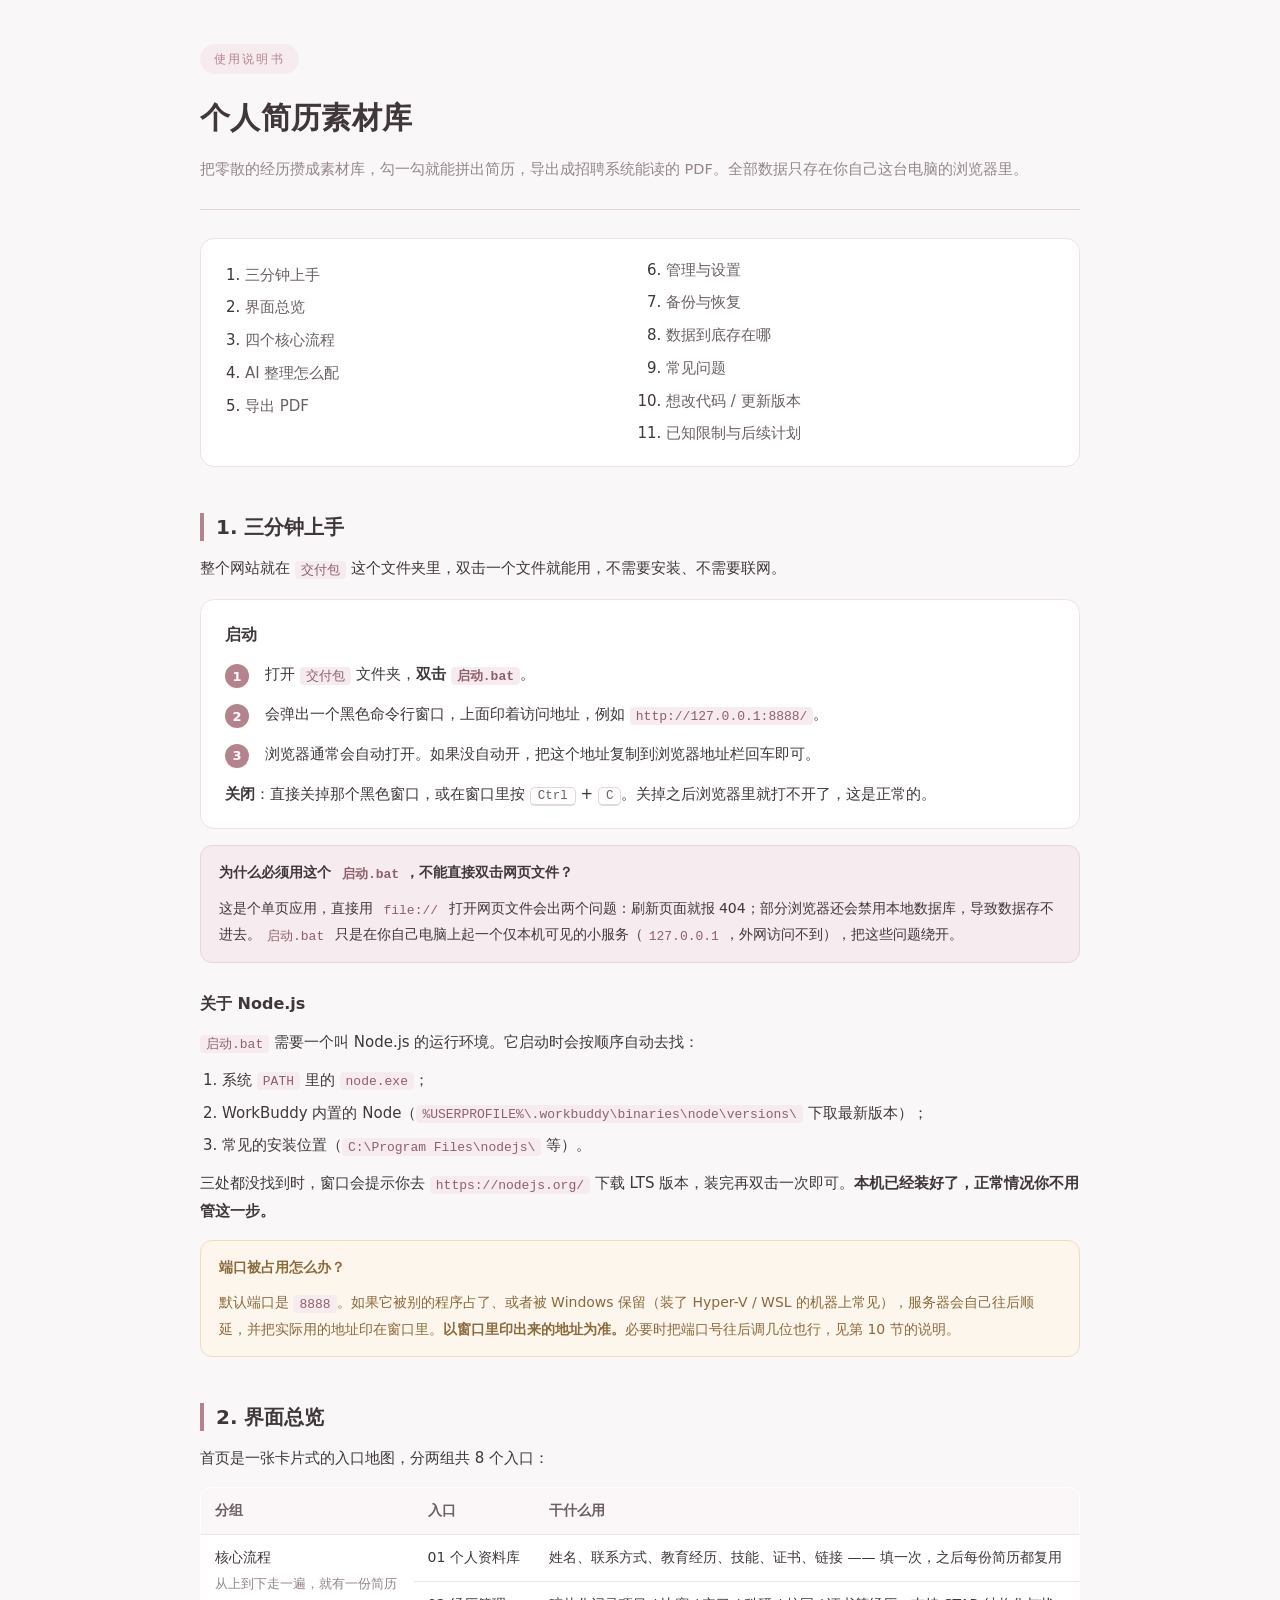
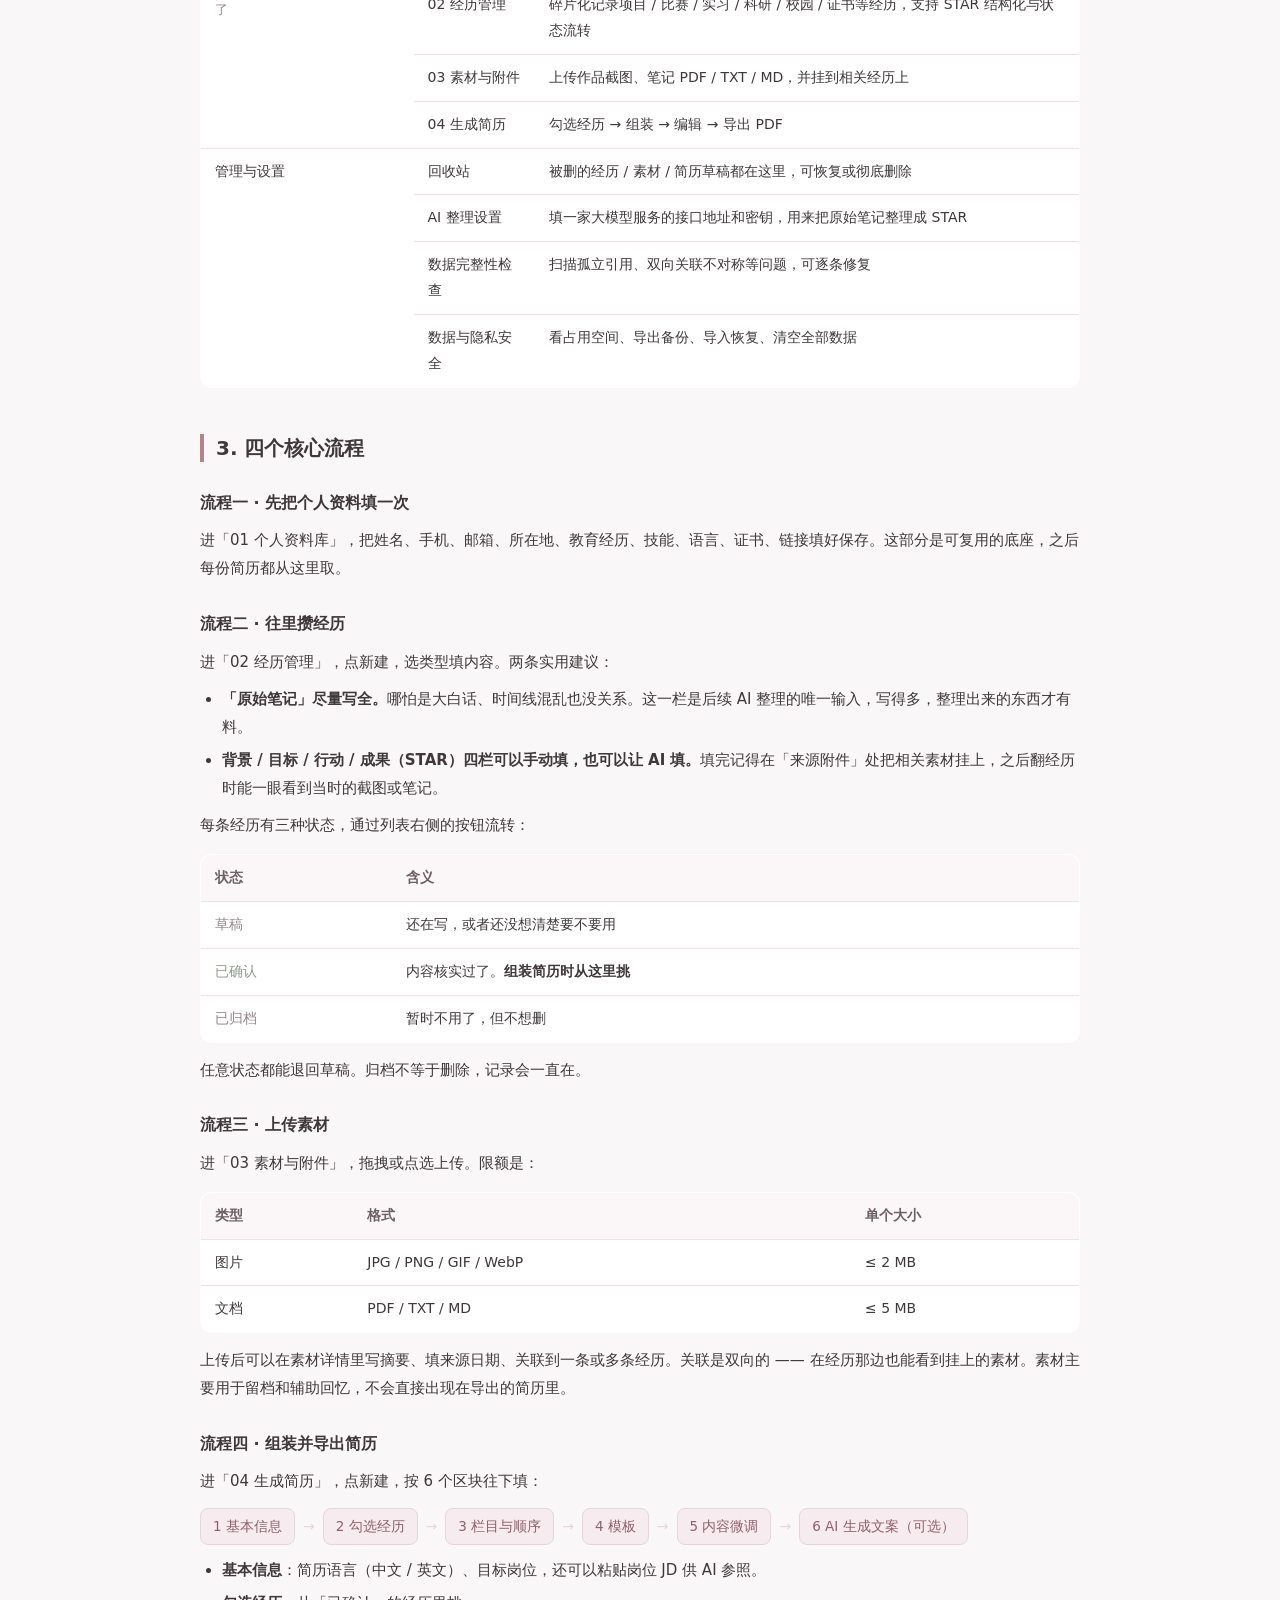
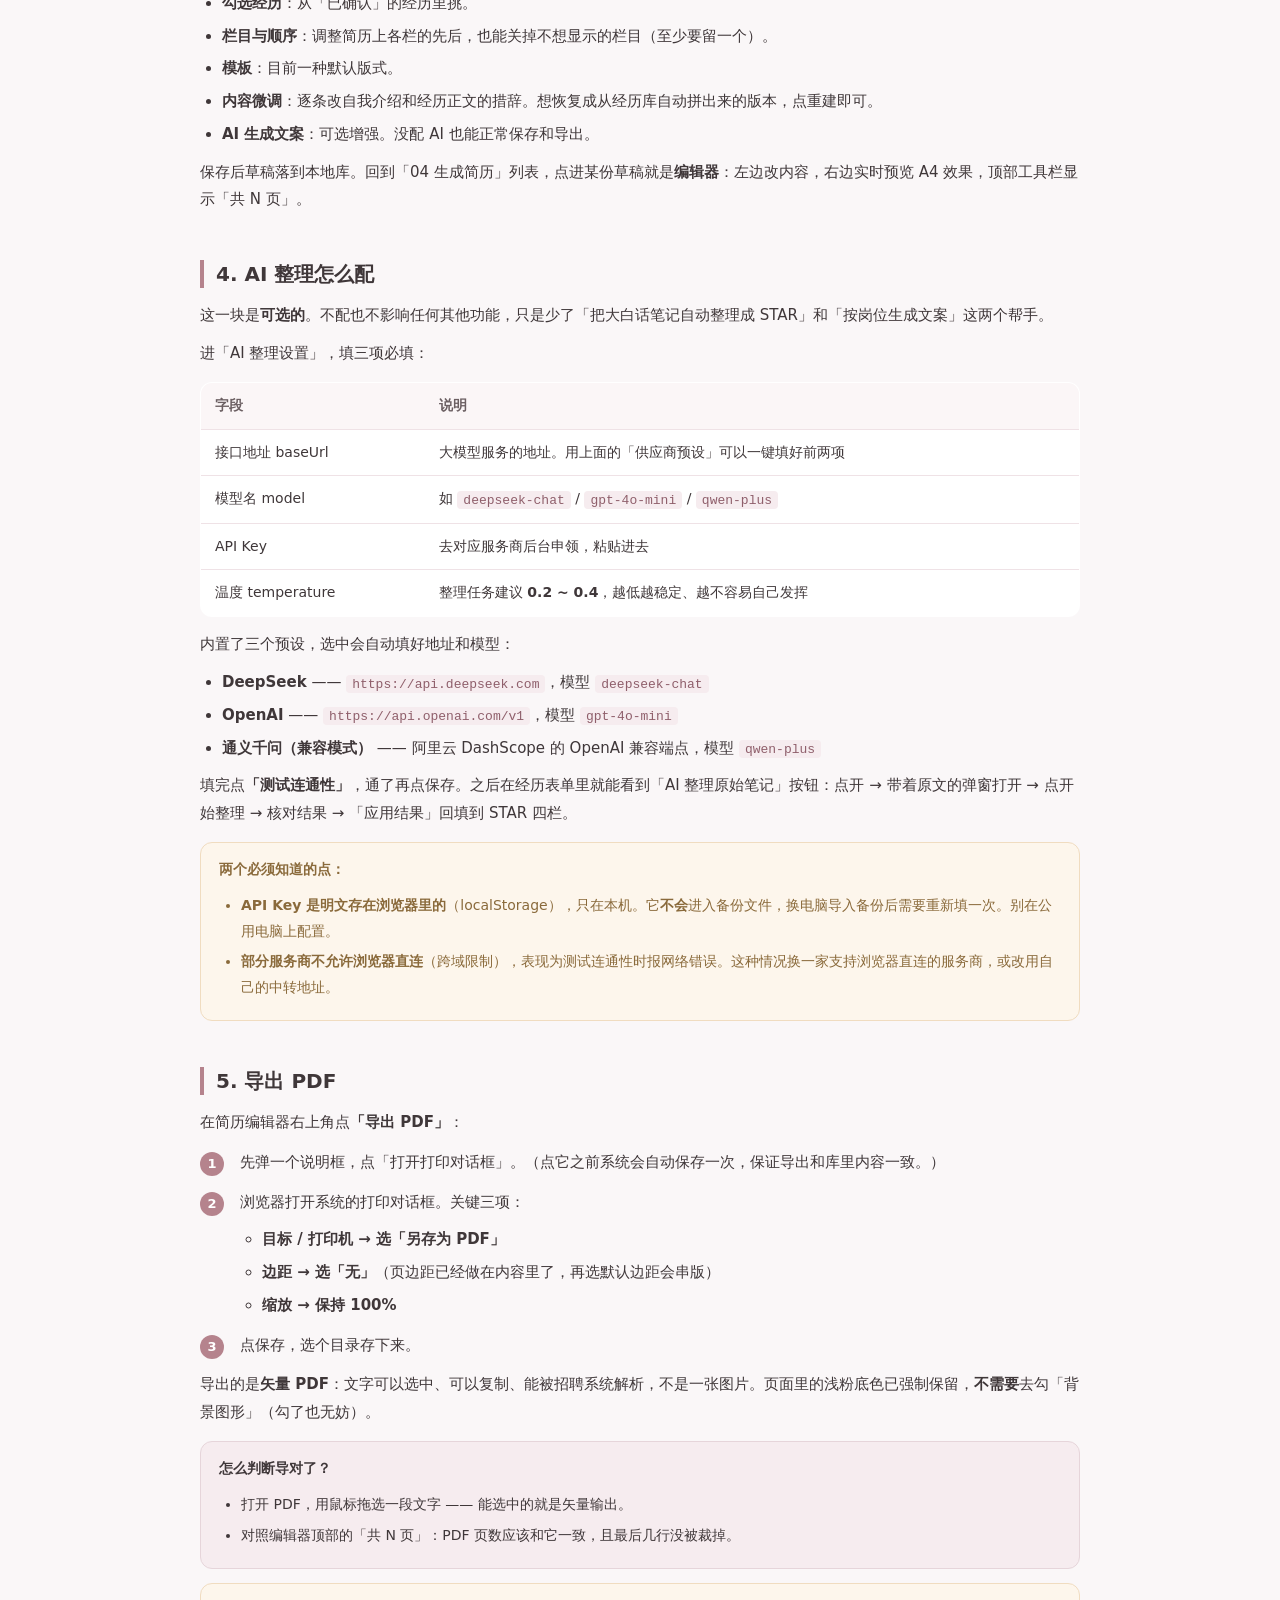
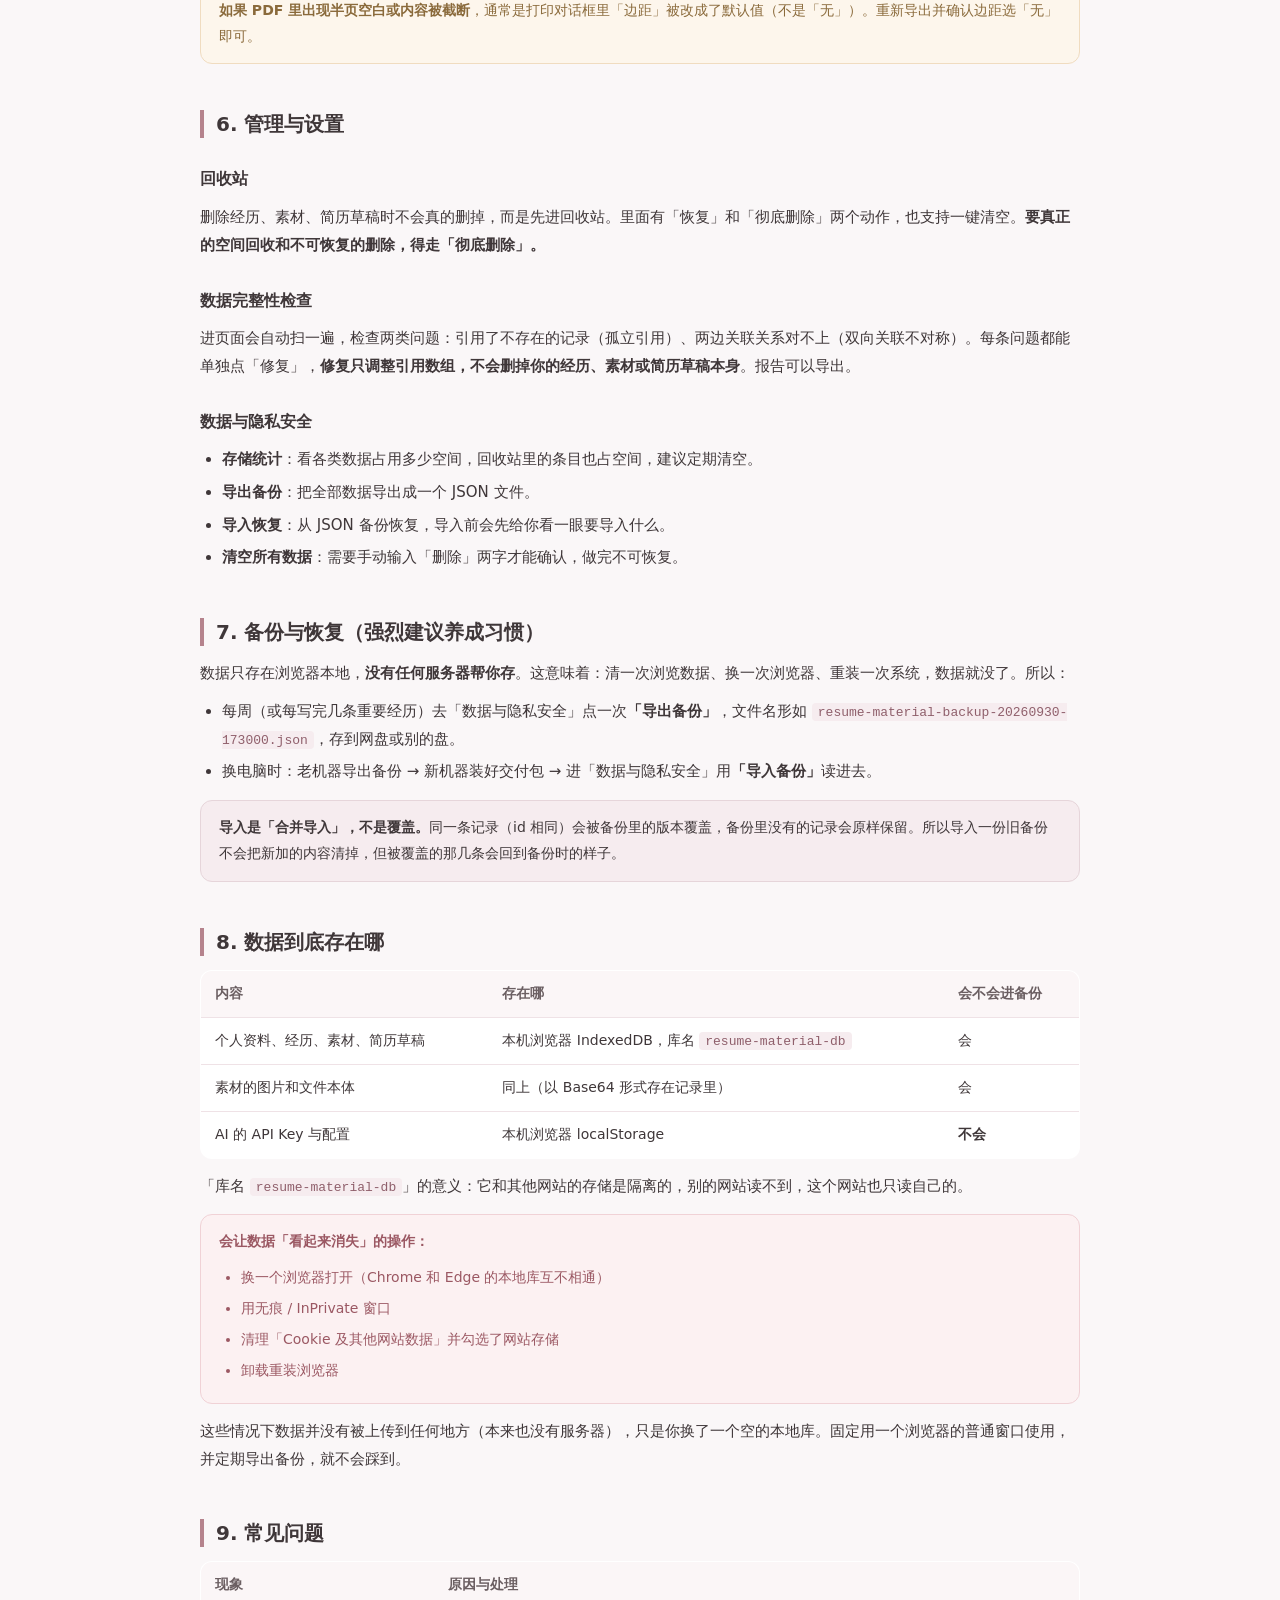
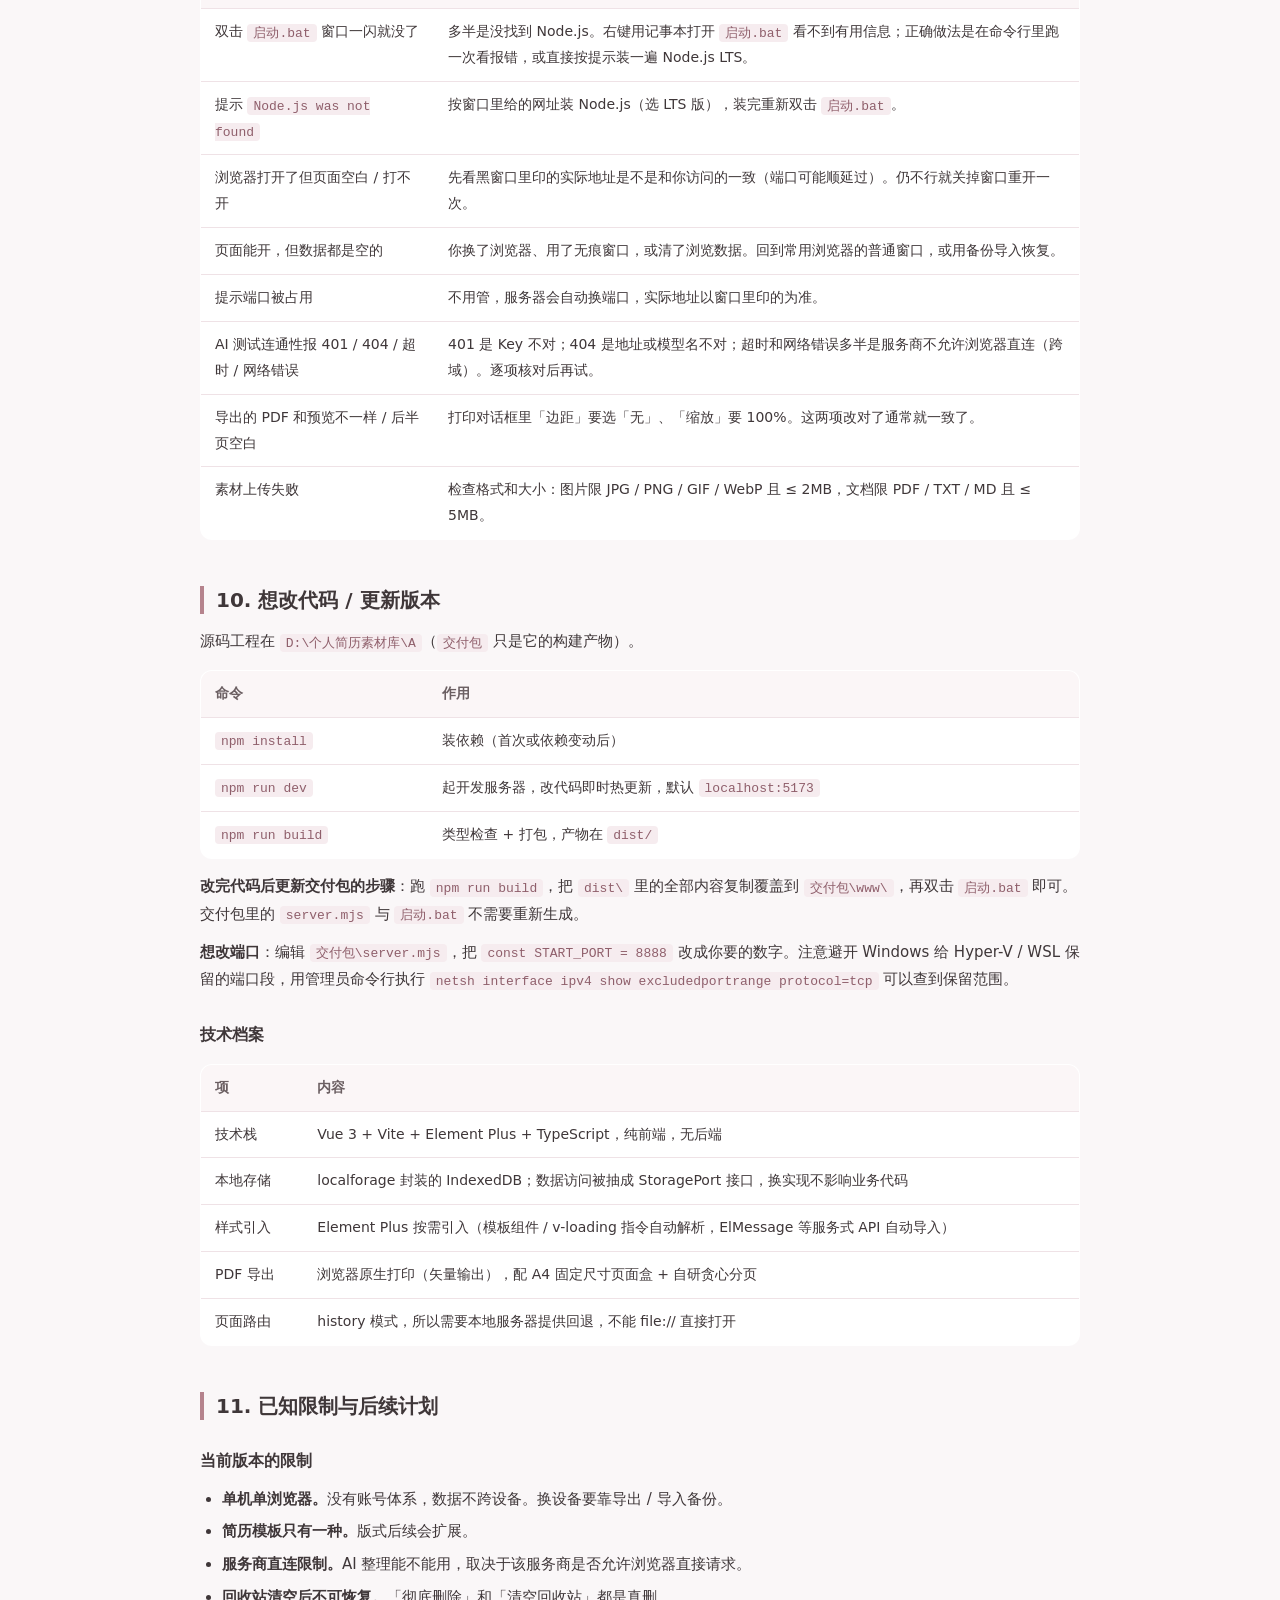
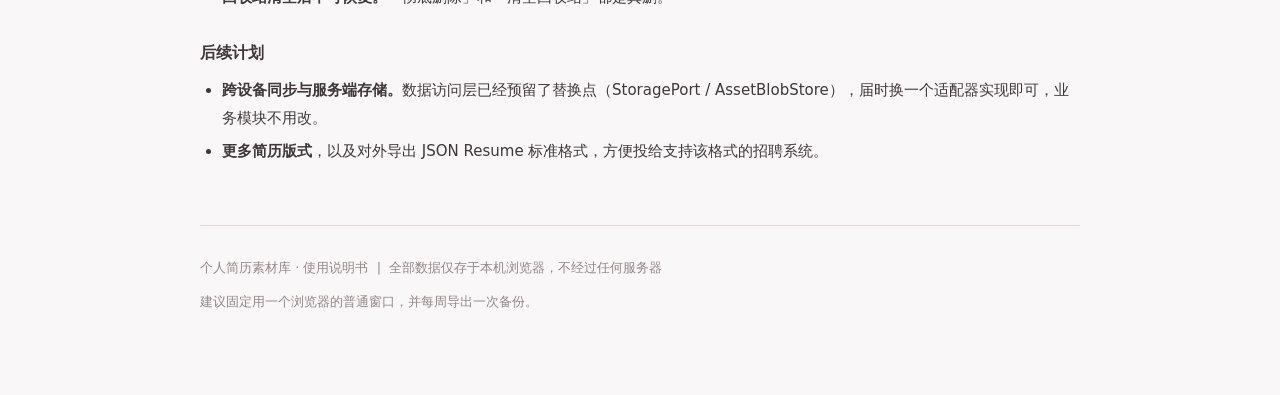
<file: 交付包/使用说明书.html>
<!DOCTYPE html>
<html lang="zh-CN">
<head>
<meta charset="UTF-8" />
<meta name="viewport" content="width=device-width, initial-scale=1" />
<title>个人简历素材库 · 使用说明书</title>
<style>
  :root {
    --bg: #faf7f8;
    --card: #ffffff;
    --ink: #3f3739;
    --ink-2: #6b5f62;
    --muted: #948689;
    --line: #efe2e6;
    --line-2: #e6d5da;
    --accent: #b5838d;
    --accent-soft: #f6ecef;
    --accent-2: #8d9c8a;
    --warn-bg: #fdf6ec;
    --warn-line: #f0dcc0;
    --warn-ink: #8a6a3b;
    --danger-bg: #fcf1f2;
    --danger-line: #f0d2d6;
    --danger-ink: #9b5863;
  }
  * { box-sizing: border-box; }
  html { -webkit-text-size-adjust: 100%; }
  body {
    margin: 0;
    padding: 0 20px 80px;
    background: var(--bg);
    color: var(--ink);
    font-family: "PingFang SC", "Microsoft YaHei", "Hiragino Sans GB", system-ui, -apple-system, sans-serif;
    font-size: 15px;
    line-height: 1.85;
  }
  .wrap { max-width: 880px; margin: 0 auto; }

  header.hero {
    max-width: 880px;
    margin: 0 auto 28px;
    padding: 44px 0 26px;
    border-bottom: 1px solid var(--line-2);
  }
  header.hero .eyebrow {
    display: inline-block;
    font-size: 12px;
    letter-spacing: .18em;
    color: var(--accent);
    background: var(--accent-soft);
    border-radius: 20px;
    padding: 4px 14px;
    margin-bottom: 16px;
  }
  header.hero h1 {
    margin: 0 0 10px;
    font-size: 30px;
    font-weight: 650;
    letter-spacing: .01em;
  }
  header.hero p {
    margin: 0;
    color: var(--muted);
    font-size: 14.5px;
  }

  h2 {
    margin: 46px 0 14px;
    font-size: 20px;
    font-weight: 650;
    padding-left: 12px;
    border-left: 4px solid var(--accent);
    line-height: 1.4;
  }
  h3 {
    margin: 26px 0 8px;
    font-size: 16px;
    font-weight: 650;
    color: var(--ink);
  }
  p { margin: 10px 0; }
  ul, ol { margin: 10px 0; padding-left: 22px; }
  li { margin: 5px 0; }
  code {
    font-family: "Cascadia Mono", Consolas, "Courier New", monospace;
    font-size: 13px;
    background: var(--accent-soft);
    color: #8f5f6b;
    border-radius: 4px;
    padding: 1.5px 6px;
  }
  kbd {
    font-family: "Cascadia Mono", Consolas, monospace;
    font-size: 12.5px;
    background: #fff;
    border: 1px solid var(--line-2);
    border-bottom-width: 2px;
    border-radius: 5px;
    padding: 1px 7px;
    color: var(--ink-2);
  }

  .card {
    background: var(--card);
    border: 1px solid var(--line);
    border-radius: 14px;
    padding: 20px 24px;
    margin: 16px 0;
  }
  .card > :first-child { margin-top: 0; }
  .card > :last-child { margin-bottom: 0; }

  .grid { display: grid; gap: 14px; }
  @media (min-width: 700px) { .grid.two { grid-template-columns: 1fr 1fr; } }

  .note, .warn, .danger {
    border-radius: 12px;
    padding: 14px 18px;
    margin: 14px 0;
    font-size: 14px;
    border: 1px solid;
  }
  .note   { background: var(--accent-soft); border-color: var(--line-2); }
  .warn   { background: var(--warn-bg);   border-color: var(--warn-line); color: var(--warn-ink); }
  .danger { background: var(--danger-bg); border-color: var(--danger-line); color: var(--danger-ink); }
  .note > :first-child, .warn > :first-child, .danger > :first-child { margin-top: 0; }
  .note > :last-child, .warn > :last-child, .danger > :last-child { margin-bottom: 0; }

  table {
    width: 100%;
    border-collapse: collapse;
    margin: 14px 0;
    font-size: 14px;
    background: var(--card);
    border: 1px solid var(--line);
    border-radius: 12px;
    overflow: hidden;
  }
  th, td {
    text-align: left;
    padding: 10px 14px;
    border-bottom: 1px solid var(--line);
    vertical-align: top;
  }
  th { background: #fbf6f7; font-weight: 650; color: var(--ink-2); white-space: nowrap; }
  tr:last-child td { border-bottom: none; }

  .steps { counter-reset: s; list-style: none; padding-left: 0; }
  .steps > li {
    counter-increment: s;
    position: relative;
    padding-left: 40px;
    margin: 12px 0;
  }
  .steps > li::before {
    content: counter(s);
    position: absolute;
    left: 0; top: 3px;
    width: 24px; height: 24px;
    border-radius: 50%;
    background: var(--accent);
    color: #fff;
    font-size: 13px;
    font-weight: 650;
    display: flex;
    align-items: center;
    justify-content: center;
    line-height: 1;
  }

  .toc {
    background: var(--card);
    border: 1px solid var(--line);
    border-radius: 14px;
    padding: 18px 24px;
    margin-top: 8px;
  }
  .toc ol { margin: 0; padding-left: 20px; columns: 2; column-gap: 32px; }
  @media (max-width: 560px) { .toc ol { columns: 1; } }
  .toc a { color: var(--ink-2); text-decoration: none; }
  .toc a:hover { color: var(--accent); }

  .flow { display: flex; flex-wrap: wrap; gap: 8px; align-items: center; margin: 12px 0; }
  .flow .chip {
    background: var(--accent-soft);
    border: 1px solid var(--line-2);
    border-radius: 8px;
    padding: 5px 12px;
    font-size: 13.5px;
    color: #8f5f6b;
    white-space: nowrap;
  }
  .flow .arrow { color: var(--line-2); font-size: 14px; }

  footer {
    max-width: 880px;
    margin: 60px auto 0;
    padding-top: 20px;
    border-top: 1px solid var(--line-2);
    color: var(--muted);
    font-size: 13px;
  }

  @media print {
    body { background: #fff; padding: 0; font-size: 12.5px; }
    header.hero { padding-top: 0; }
    .card, .toc, table, .note, .warn, .danger { break-inside: avoid; }
    h2 { break-after: avoid; }
    -webkit-print-color-adjust: exact;
    print-color-adjust: exact;
  }
</style>
</head>
<body>

<header class="hero">
  <span class="eyebrow">使用说明书</span>
  <h1>个人简历素材库</h1>
  <p>把零散的经历攒成素材库，勾一勾就能拼出简历，导出成招聘系统能读的 PDF。全部数据只存在你自己这台电脑的浏览器里。</p>
</header>

<div class="wrap">

  <div class="toc">
    <ol>
      <li><a href="#start">三分钟上手</a></li>
      <li><a href="#map">界面总览</a></li>
      <li><a href="#flow">四个核心流程</a></li>
      <li><a href="#ai">AI 整理怎么配</a></li>
      <li><a href="#pdf">导出 PDF</a></li>
      <li><a href="#manage">管理与设置</a></li>
      <li><a href="#backup">备份与恢复</a></li>
      <li><a href="#data">数据到底存在哪</a></li>
      <li><a href="#faq">常见问题</a></li>
      <li><a href="#dev">想改代码 / 更新版本</a></li>
      <li><a href="#limit">已知限制与后续计划</a></li>
    </ol>
  </div>

  <h2 id="start">1. 三分钟上手</h2>

  <p>整个网站就在 <code>交付包</code> 这个文件夹里，双击一个文件就能用，不需要安装、不需要联网。</p>

  <div class="card">
    <h3 style="margin-top:0">启动</h3>
    <ol class="steps">
      <li>打开 <code>交付包</code> 文件夹，<b>双击 <code>启动.bat</code></b>。</li>
      <li>会弹出一个黑色命令行窗口，上面印着访问地址，例如
        <code>http://127.0.0.1:8888/</code>。</li>
      <li>浏览器通常会自动打开。如果没自动开，把这个地址复制到浏览器地址栏回车即可。</li>
    </ol>
    <p style="margin-bottom:0"><b>关闭</b>：直接关掉那个黑色窗口，或在窗口里按 <kbd>Ctrl</kbd> + <kbd>C</kbd>。关掉之后浏览器里就打不开了，这是正常的。</p>
  </div>

  <div class="note">
    <p><b>为什么必须用这个 <code>启动.bat</code>，不能直接双击网页文件？</b></p>
    <p style="margin-bottom:0">这是个单页应用，直接用 <code>file://</code> 打开网页文件会出两个问题：刷新页面就报 404；部分浏览器还会禁用本地数据库，导致数据存不进去。<code>启动.bat</code> 只是在你自己电脑上起一个仅本机可见的小服务（<code>127.0.0.1</code>，外网访问不到），把这些问题绕开。</p>
  </div>

  <h3>关于 Node.js</h3>
  <p><code>启动.bat</code> 需要一个叫 Node.js 的运行环境。它启动时会按顺序自动去找：</p>
  <ol>
    <li>系统 <code>PATH</code> 里的 <code>node.exe</code>；</li>
    <li>WorkBuddy 内置的 Node（<code>%USERPROFILE%\.workbuddy\binaries\node\versions\</code> 下取最新版本）；</li>
    <li>常见的安装位置（<code>C:\Program Files\nodejs\</code> 等）。</li>
  </ol>
  <p>三处都没找到时，窗口会提示你去 <code>https://nodejs.org/</code> 下载 LTS 版本，装完再双击一次即可。<b>本机已经装好了，正常情况你不用管这一步。</b></p>

  <div class="warn">
    <p><b>端口被占用怎么办？</b></p>
    <p style="margin-bottom:0">默认端口是 <code>8888</code>。如果它被别的程序占了、或者被 Windows 保留（装了 Hyper-V / WSL 的机器上常见），服务器会自己往后顺延，并把实际用的地址印在窗口里。<b>以窗口里印出来的地址为准。</b>必要时把端口号往后调几位也行，见第 10 节的说明。</p>
  </div>

  <h2 id="map">2. 界面总览</h2>

  <p>首页是一张卡片式的入口地图，分两组共 8 个入口：</p>

  <table>
    <thead><tr><th>分组</th><th>入口</th><th>干什么用</th></tr></thead>
    <tbody>
      <tr><td rowspan="4">核心流程<br><span style="color:var(--muted);font-size:13px">从上到下走一遍，就有一份简历了</span></td>
          <td>01 个人资料库</td><td>姓名、联系方式、教育经历、技能、证书、链接 —— 填一次，之后每份简历都复用</td></tr>
      <tr><td>02 经历管理</td><td>碎片化记录项目 / 比赛 / 实习 / 科研 / 校园 / 证书等经历，支持 STAR 结构化与状态流转</td></tr>
      <tr><td>03 素材与附件</td><td>上传作品截图、笔记 PDF / TXT / MD，并挂到相关经历上</td></tr>
      <tr><td>04 生成简历</td><td>勾选经历 → 组装 → 编辑 → 导出 PDF</td></tr>
      <tr><td rowspan="4">管理与设置</td>
          <td>回收站</td><td>被删的经历 / 素材 / 简历草稿都在这里，可恢复或彻底删除</td></tr>
      <tr><td>AI 整理设置</td><td>填一家大模型服务的接口地址和密钥，用来把原始笔记整理成 STAR</td></tr>
      <tr><td>数据完整性检查</td><td>扫描孤立引用、双向关联不对称等问题，可逐条修复</td></tr>
      <tr><td>数据与隐私安全</td><td>看占用空间、导出备份、导入恢复、清空全部数据</td></tr>
    </tbody>
  </table>

  <h2 id="flow">3. 四个核心流程</h2>

  <h3>流程一 · 先把个人资料填一次</h3>
  <p>进「01 个人资料库」，把姓名、手机、邮箱、所在地、教育经历、技能、语言、证书、链接填好保存。这部分是可复用的底座，之后每份简历都从这里取。</p>

  <h3>流程二 · 往里攒经历</h3>
  <p>进「02 经历管理」，点新建，选类型填内容。两条实用建议：</p>
  <ul>
    <li><b>「原始笔记」尽量写全。</b>哪怕是大白话、时间线混乱也没关系。这一栏是后续 AI 整理的唯一输入，写得多，整理出来的东西才有料。</li>
    <li><b>背景 / 目标 / 行动 / 成果（STAR）四栏可以手动填，也可以让 AI 填。</b>填完记得在「来源附件」处把相关素材挂上，之后翻经历时能一眼看到当时的截图或笔记。</li>
  </ul>

  <p>每条经历有三种状态，通过列表右侧的按钮流转：</p>
  <table>
    <thead><tr><th>状态</th><th>含义</th></tr></thead>
    <tbody>
      <tr><td><span style="color:var(--muted)">草稿</span></td><td>还在写，或者还没想清楚要不要用</td></tr>
      <tr><td><span style="color:var(--accent-2)">已确认</span></td><td>内容核实过了。<b>组装简历时从这里挑</b></td></tr>
      <tr><td><span style="color:var(--muted)">已归档</span></td><td>暂时不用了，但不想删</td></tr>
    </tbody>
  </table>
  <p>任意状态都能退回草稿。归档不等于删除，记录会一直在。</p>

  <h3>流程三 · 上传素材</h3>
  <p>进「03 素材与附件」，拖拽或点选上传。限额是：</p>
  <table>
    <thead><tr><th>类型</th><th>格式</th><th>单个大小</th></tr></thead>
    <tbody>
      <tr><td>图片</td><td>JPG / PNG / GIF / WebP</td><td>≤ 2 MB</td></tr>
      <tr><td>文档</td><td>PDF / TXT / MD</td><td>≤ 5 MB</td></tr>
    </tbody>
  </table>
  <p>上传后可以在素材详情里写摘要、填来源日期、关联到一条或多条经历。关联是双向的 —— 在经历那边也能看到挂上的素材。素材主要用于留档和辅助回忆，不会直接出现在导出的简历里。</p>

  <h3>流程四 · 组装并导出简历</h3>
  <p>进「04 生成简历」，点新建，按 6 个区块往下填：</p>
  <div class="flow">
    <span class="chip">1 基本信息</span><span class="arrow">→</span>
    <span class="chip">2 勾选经历</span><span class="arrow">→</span>
    <span class="chip">3 栏目与顺序</span><span class="arrow">→</span>
    <span class="chip">4 模板</span><span class="arrow">→</span>
    <span class="chip">5 内容微调</span><span class="arrow">→</span>
    <span class="chip">6 AI 生成文案（可选）</span>
  </div>
  <ul>
    <li><b>基本信息</b>：简历语言（中文 / 英文）、目标岗位，还可以粘贴岗位 JD 供 AI 参照。</li>
    <li><b>勾选经历</b>：从「已确认」的经历里挑。</li>
    <li><b>栏目与顺序</b>：调整简历上各栏的先后，也能关掉不想显示的栏目（至少要留一个）。</li>
    <li><b>模板</b>：目前一种默认版式。</li>
    <li><b>内容微调</b>：逐条改自我介绍和经历正文的措辞。想恢复成从经历库自动拼出来的版本，点重建即可。</li>
    <li><b>AI 生成文案</b>：可选增强。没配 AI 也能正常保存和导出。</li>
  </ul>
  <p>保存后草稿落到本地库。回到「04 生成简历」列表，点进某份草稿就是<b>编辑器</b>：左边改内容，右边实时预览 A4 效果，顶部工具栏显示「共 N 页」。</p>

  <h2 id="ai">4. AI 整理怎么配</h2>

  <p>这一块是<b>可选的</b>。不配也不影响任何其他功能，只是少了「把大白话笔记自动整理成 STAR」和「按岗位生成文案」这两个帮手。</p>

  <p>进「AI 整理设置」，填三项必填：</p>
  <table>
    <thead><tr><th>字段</th><th>说明</th></tr></thead>
    <tbody>
      <tr><td>接口地址 baseUrl</td><td>大模型服务的地址。用上面的「供应商预设」可以一键填好前两项</td></tr>
      <tr><td>模型名 model</td><td>如 <code>deepseek-chat</code> / <code>gpt-4o-mini</code> / <code>qwen-plus</code></td></tr>
      <tr><td>API Key</td><td>去对应服务商后台申领，粘贴进去</td></tr>
      <tr><td>温度 temperature</td><td>整理任务建议 <b>0.2 ~ 0.4</b>，越低越稳定、越不容易自己发挥</td></tr>
    </tbody>
  </table>

  <p>内置了三个预设，选中会自动填好地址和模型：</p>
  <ul>
    <li><b>DeepSeek</b> —— <code>https://api.deepseek.com</code>，模型 <code>deepseek-chat</code></li>
    <li><b>OpenAI</b> —— <code>https://api.openai.com/v1</code>，模型 <code>gpt-4o-mini</code></li>
    <li><b>通义千问（兼容模式）</b> —— 阿里云 DashScope 的 OpenAI 兼容端点，模型 <code>qwen-plus</code></li>
  </ul>

  <p>填完点<b>「测试连通性」</b>，通了再点保存。之后在经历表单里就能看到「AI 整理原始笔记」按钮：点开 → 带着原文的弹窗打开 → 点开始整理 → 核对结果 → 「应用结果」回填到 STAR 四栏。</p>

  <div class="warn">
    <p><b>两个必须知道的点：</b></p>
    <ul style="margin-bottom:0">
      <li><b>API Key 是明文存在浏览器里的</b>（localStorage），只在本机。它<b>不会</b>进入备份文件，换电脑导入备份后需要重新填一次。别在公用电脑上配置。</li>
      <li><b>部分服务商不允许浏览器直连</b>（跨域限制），表现为测试连通性时报网络错误。这种情况换一家支持浏览器直连的服务商，或改用自己的中转地址。</li>
    </ul>
  </div>

  <h2 id="pdf">5. 导出 PDF</h2>

  <p>在简历编辑器右上角点<b>「导出 PDF」</b>：</p>

  <ol class="steps">
    <li>先弹一个说明框，点「打开打印对话框」。（点它之前系统会自动保存一次，保证导出和库里内容一致。）</li>
    <li>浏览器打开系统的打印对话框。关键三项：
      <ul>
        <li><b>目标 / 打印机 → 选「另存为 PDF」</b></li>
        <li><b>边距 → 选「无」</b>（页边距已经做在内容里了，再选默认边距会串版）</li>
        <li><b>缩放 → 保持 100%</b></li>
      </ul>
    </li>
    <li>点保存，选个目录存下来。</li>
  </ol>

  <p>导出的是<b>矢量 PDF</b>：文字可以选中、可以复制、能被招聘系统解析，不是一张图片。页面里的浅粉底色已强制保留，<b>不需要</b>去勾「背景图形」（勾了也无妨）。</p>

  <div class="note">
    <p><b>怎么判断导对了？</b></p>
    <ul style="margin-bottom:0">
      <li>打开 PDF，用鼠标拖选一段文字 —— 能选中的就是矢量输出。</li>
      <li>对照编辑器顶部的「共 N 页」：PDF 页数应该和它一致，且最后几行没被裁掉。</li>
    </ul>
  </div>

  <div class="warn">
    <p style="margin-bottom:0"><b>如果 PDF 里出现半页空白或内容被截断</b>，通常是打印对话框里「边距」被改成了默认值（不是「无」）。重新导出并确认边距选「无」即可。</p>
  </div>

  <h2 id="manage">6. 管理与设置</h2>

  <h3>回收站</h3>
  <p>删除经历、素材、简历草稿时不会真的删掉，而是先进回收站。里面有「恢复」和「彻底删除」两个动作，也支持一键清空。<b>要真正的空间回收和不可恢复的删除，得走「彻底删除」。</b></p>

  <h3>数据完整性检查</h3>
  <p>进页面会自动扫一遍，检查两类问题：引用了不存在的记录（孤立引用）、两边关联关系对不上（双向关联不对称）。每条问题都能单独点「修复」，<b>修复只调整引用数组，不会删掉你的经历、素材或简历草稿本身</b>。报告可以导出。</p>

  <h3>数据与隐私安全</h3>
  <ul>
    <li><b>存储统计</b>：看各类数据占用多少空间，回收站里的条目也占空间，建议定期清空。</li>
    <li><b>导出备份</b>：把全部数据导出成一个 JSON 文件。</li>
    <li><b>导入恢复</b>：从 JSON 备份恢复，导入前会先给你看一眼要导入什么。</li>
    <li><b>清空所有数据</b>：需要手动输入「删除」两字才能确认，做完不可恢复。</li>
  </ul>

  <h2 id="backup">7. 备份与恢复（强烈建议养成习惯）</h2>

  <p>数据只存在浏览器本地，<b>没有任何服务器帮你存</b>。这意味着：清一次浏览数据、换一次浏览器、重装一次系统，数据就没了。所以：</p>

  <ul>
    <li>每周（或每写完几条重要经历）去「数据与隐私安全」点一次<b>「导出备份」</b>，文件名形如 <code>resume-material-backup-20260930-173000.json</code>，存到网盘或别的盘。</li>
    <li>换电脑时：老机器导出备份 → 新机器装好交付包 → 进「数据与隐私安全」用<b>「导入备份」</b>读进去。</li>
  </ul>

  <div class="note">
    <p style="margin-bottom:0"><b>导入是「合并导入」，不是覆盖。</b>同一条记录（id 相同）会被备份里的版本覆盖，备份里没有的记录会原样保留。所以导入一份旧备份不会把新加的内容清掉，但被覆盖的那几条会回到备份时的样子。</p>
  </div>

  <h2 id="data">8. 数据到底存在哪</h2>

  <table>
    <thead><tr><th>内容</th><th>存在哪</th><th>会不会进备份</th></tr></thead>
    <tbody>
      <tr><td>个人资料、经历、素材、简历草稿</td><td>本机浏览器 IndexedDB，库名 <code>resume-material-db</code></td><td>会</td></tr>
      <tr><td>素材的图片和文件本体</td><td>同上（以 Base64 形式存在记录里）</td><td>会</td></tr>
      <tr><td>AI 的 API Key 与配置</td><td>本机浏览器 localStorage</td><td><b>不会</b></td></tr>
    </tbody>
  </table>

  <p>「库名 <code>resume-material-db</code>」的意义：它和其他网站的存储是隔离的，别的网站读不到，这个网站也只读自己的。</p>

  <div class="danger">
    <p><b>会让数据「看起来消失」的操作：</b></p>
    <ul style="margin-bottom:0">
      <li>换一个浏览器打开（Chrome 和 Edge 的本地库互不相通）</li>
      <li>用无痕 / InPrivate 窗口</li>
      <li>清理「Cookie 及其他网站数据」并勾选了网站存储</li>
      <li>卸载重装浏览器</li>
    </ul>
  </div>
  <p>这些情况下数据并没有被上传到任何地方（本来也没有服务器），只是你换了一个空的本地库。固定用一个浏览器的普通窗口使用，并定期导出备份，就不会踩到。</p>

  <h2 id="faq">9. 常见问题</h2>

  <table>
    <thead><tr><th>现象</th><th>原因与处理</th></tr></thead>
    <tbody>
      <tr>
        <td>双击 <code>启动.bat</code> 窗口一闪就没了</td>
        <td>多半是没找到 Node.js。右键用记事本打开 <code>启动.bat</code> 看不到有用信息；正确做法是在命令行里跑一次看报错，或直接按提示装一遍 Node.js LTS。</td>
      </tr>
      <tr>
        <td>提示 <code>Node.js was not found</code></td>
        <td>按窗口里给的网址装 Node.js（选 LTS 版），装完重新双击 <code>启动.bat</code>。</td>
      </tr>
      <tr>
        <td>浏览器打开了但页面空白 / 打不开</td>
        <td>先看黑窗口里印的实际地址是不是和你访问的一致（端口可能顺延过）。仍不行就关掉窗口重开一次。</td>
      </tr>
      <tr>
        <td>页面能开，但数据都是空的</td>
        <td>你换了浏览器、用了无痕窗口，或清了浏览数据。回到常用浏览器的普通窗口，或用备份导入恢复。</td>
      </tr>
      <tr>
        <td>提示端口被占用</td>
        <td>不用管，服务器会自动换端口，实际地址以窗口里印的为准。</td>
      </tr>
      <tr>
        <td>AI 测试连通性报 401 / 404 / 超时 / 网络错误</td>
        <td>401 是 Key 不对；404 是地址或模型名不对；超时和网络错误多半是服务商不允许浏览器直连（跨域）。逐项核对后再试。</td>
      </tr>
      <tr>
        <td>导出的 PDF 和预览不一样 / 后半页空白</td>
        <td>打印对话框里「边距」要选「无」、「缩放」要 100%。这两项改对了通常就一致了。</td>
      </tr>
      <tr>
        <td>素材上传失败</td>
        <td>检查格式和大小：图片限 JPG / PNG / GIF / WebP 且 ≤ 2MB，文档限 PDF / TXT / MD 且 ≤ 5MB。</td>
      </tr>
    </tbody>
  </table>

  <h2 id="dev">10. 想改代码 / 更新版本</h2>

  <p>源码工程在 <code>D:\个人简历素材库\A</code>（<code>交付包</code> 只是它的构建产物）。</p>

  <table>
    <thead><tr><th>命令</th><th>作用</th></tr></thead>
    <tbody>
      <tr><td><code>npm install</code></td><td>装依赖（首次或依赖变动后）</td></tr>
      <tr><td><code>npm run dev</code></td><td>起开发服务器，改代码即时热更新，默认 <code>localhost:5173</code></td></tr>
      <tr><td><code>npm run build</code></td><td>类型检查 + 打包，产物在 <code>dist/</code></td></tr>
    </tbody>
  </table>

  <p><b>改完代码后更新交付包的步骤</b>：跑 <code>npm run build</code>，把 <code>dist\</code> 里的全部内容复制覆盖到 <code>交付包\www\</code>，再双击 <code>启动.bat</code> 即可。交付包里的 <code>server.mjs</code> 与 <code>启动.bat</code> 不需要重新生成。</p>

  <p><b>想改端口</b>：编辑 <code>交付包\server.mjs</code>，把 <code>const START_PORT = 8888</code> 改成你要的数字。注意避开 Windows 给 Hyper-V / WSL 保留的端口段，用管理员命令行执行 <code>netsh interface ipv4 show excludedportrange protocol=tcp</code> 可以查到保留范围。</p>

  <h3>技术档案</h3>
  <table>
    <thead><tr><th>项</th><th>内容</th></tr></thead>
    <tbody>
      <tr><td>技术栈</td><td>Vue 3 + Vite + Element Plus + TypeScript，纯前端，无后端</td></tr>
      <tr><td>本地存储</td><td>localforage 封装的 IndexedDB；数据访问被抽成 StoragePort 接口，换实现不影响业务代码</td></tr>
      <tr><td>样式引入</td><td>Element Plus 按需引入（模板组件 / v-loading 指令自动解析，ElMessage 等服务式 API 自动导入）</td></tr>
      <tr><td>PDF 导出</td><td>浏览器原生打印（矢量输出），配 A4 固定尺寸页面盒 + 自研贪心分页</td></tr>
      <tr><td>页面路由</td><td>history 模式，所以需要本地服务器提供回退，不能 file:// 直接打开</td></tr>
    </tbody>
  </table>

  <h2 id="limit">11. 已知限制与后续计划</h2>

  <h3>当前版本的限制</h3>
  <ul>
    <li><b>单机单浏览器。</b>没有账号体系，数据不跨设备。换设备要靠导出 / 导入备份。</li>
    <li><b>简历模板只有一种。</b>版式后续会扩展。</li>
    <li><b>服务商直连限制。</b>AI 整理能不能用，取决于该服务商是否允许浏览器直接请求。</li>
    <li><b>回收站清空后不可恢复。</b>「彻底删除」和「清空回收站」都是真删。</li>
  </ul>

  <h3>后续计划</h3>
  <ul>
    <li><b>跨设备同步与服务端存储。</b>数据访问层已经预留了替换点（StoragePort / AssetBlobStore），届时换一个适配器实现即可，业务模块不用改。</li>
    <li><b>更多简历版式</b>，以及对外导出 JSON Resume 标准格式，方便投给支持该格式的招聘系统。</li>
  </ul>

  <footer>
    <p>个人简历素材库 · 使用说明书 &nbsp;|&nbsp; 全部数据仅存于本机浏览器，不经过任何服务器</p>
    <p style="margin-bottom:0">建议固定用一个浏览器的普通窗口，并每周导出一次备份。</p>
  </footer>

</div>
</body>
</html>
</file>
